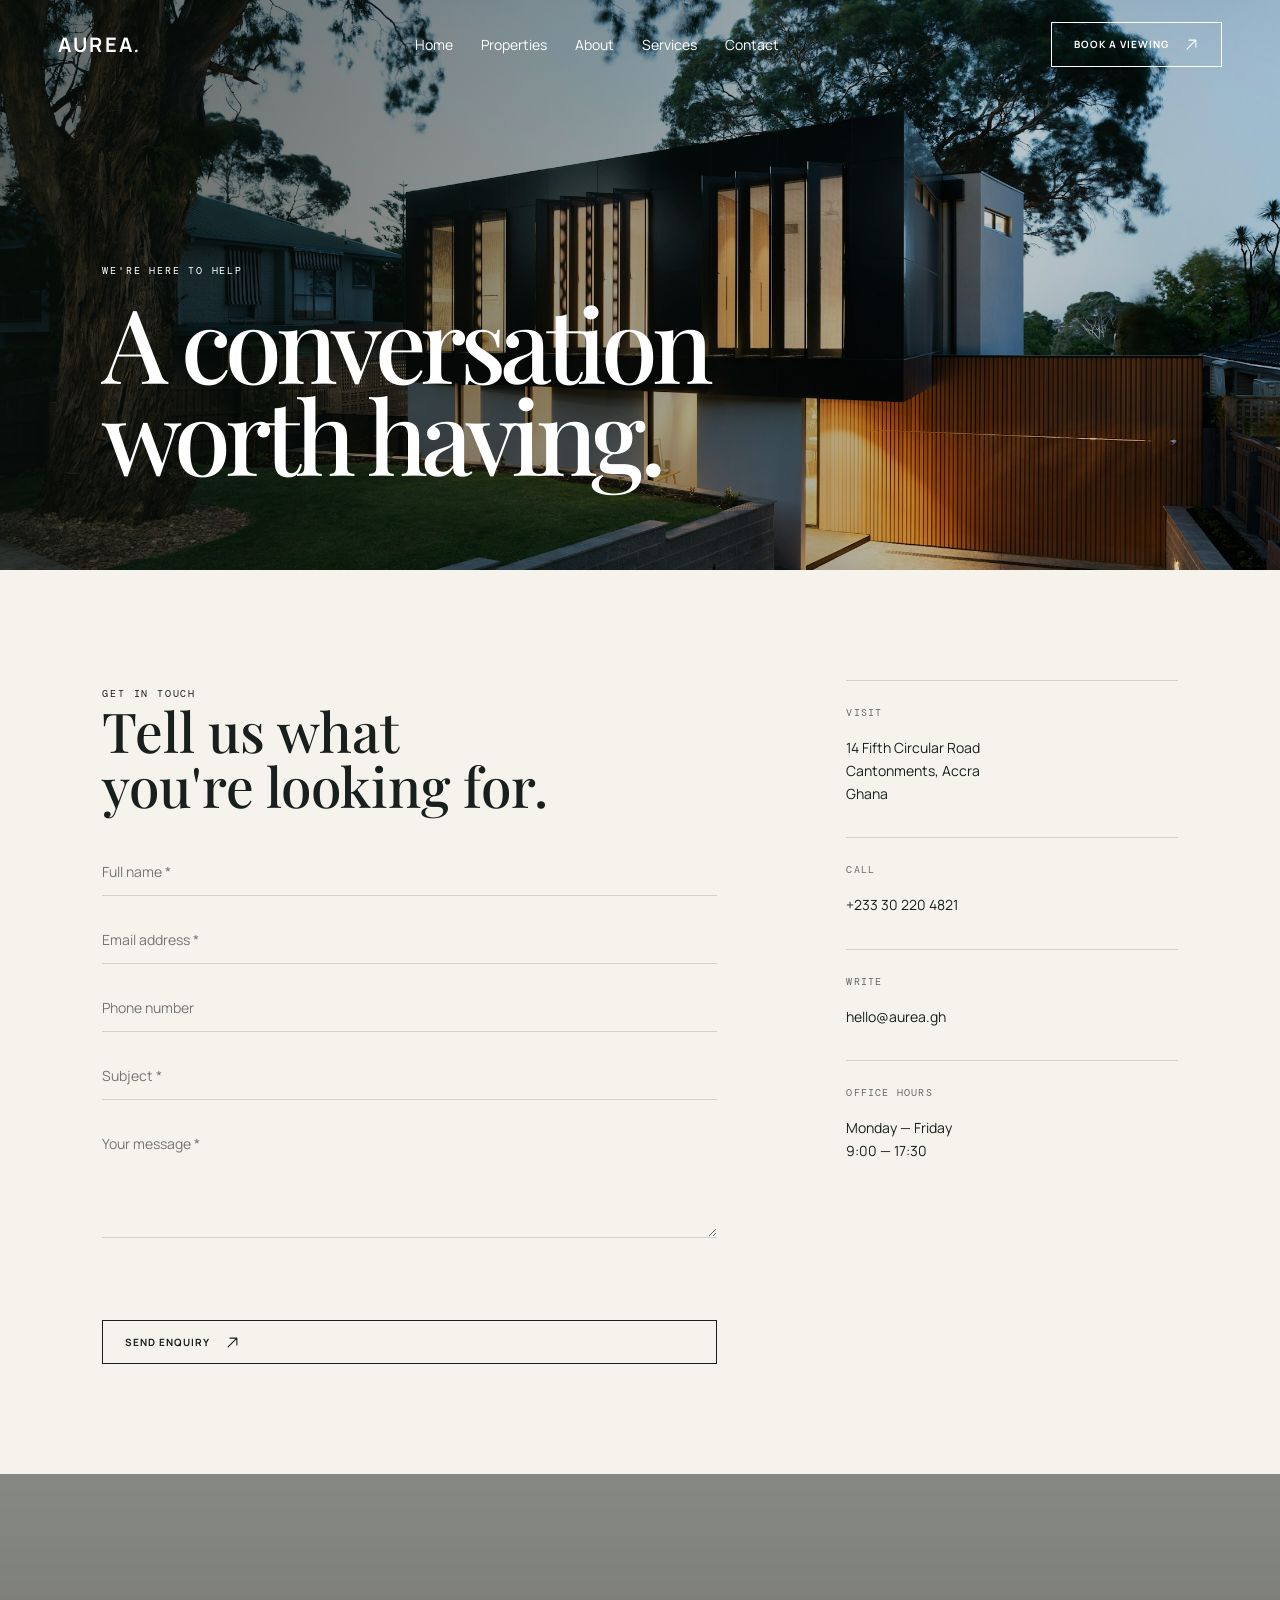
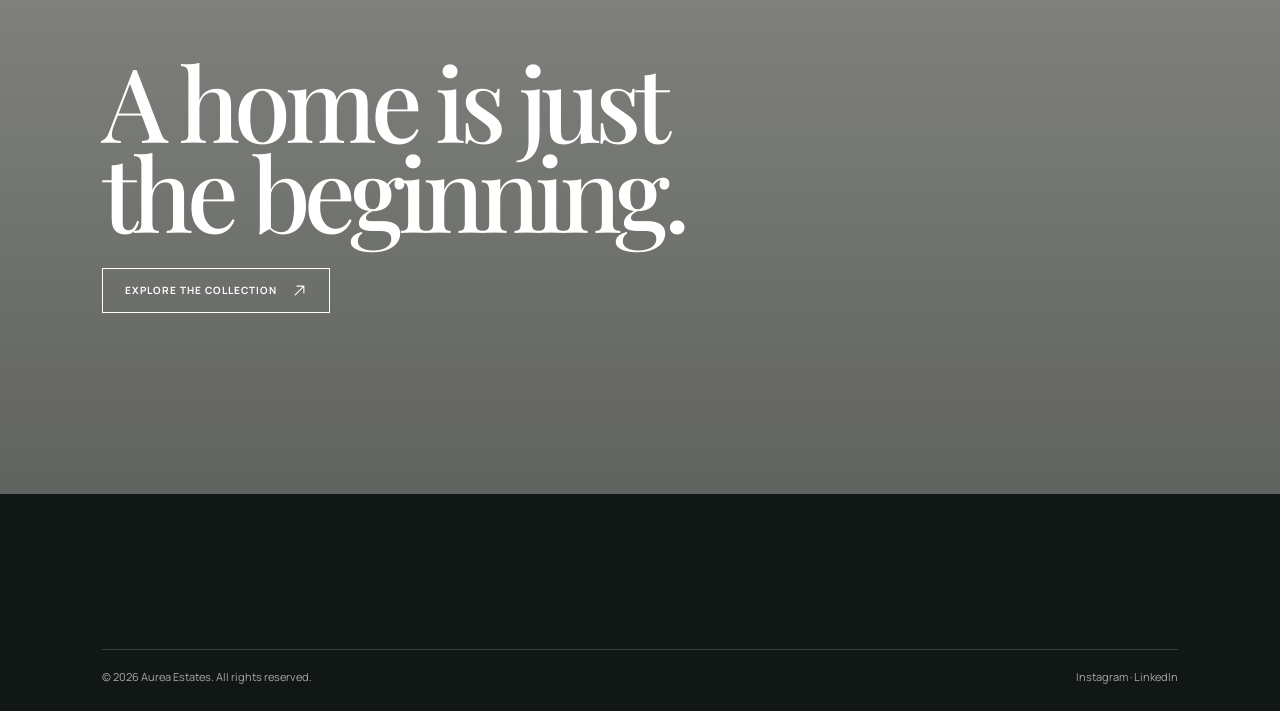
<file: contact.html>
<!doctype html><html lang="en"><head><meta charset="utf-8"><meta name="viewport" content="width=device-width,initial-scale=1"><title>Contact — Aurea</title><link rel="stylesheet" href="css/style.css"></head><body><div class="loader"><div>05</div><small>START A CONVERSATION</small></div><header class="site-header"><nav class="nav"><a class="brand" href="index.html">AUREA<i>.</i></a><div class="nav-links"><a href="index.html">Home</a><a href="properties.html">Properties</a><a href="about.html">About</a><a href="services.html">Services</a><a href="contact.html">Contact</a></div><a class="btn" href="#contact-form">Book a viewing <svg class="icon" viewBox="0 0 24 24" aria-hidden="true"><path d="M5 19 19 5M8 5h11v11"/></svg></a><button class="menu-toggle" aria-label="Open navigation">☰</button></nav></header><main><section class="page-hero" style="background-image:linear-gradient(90deg,rgba(10,16,13,.65),rgba(10,16,13,.1)),url('assets/images/page-contact.jpg');background-size:cover;background-position:center"><div><span class="eyebrow">We're here to help</span><h1>A conversation<br>worth having.</h1></div></section><section class="contact-layout"><div><span class="eyebrow">Get in touch</span><h2>Tell us what<br>you're looking for.</h2><form id="contact-form" class="form" data-validate><input class="field" required aria-label="Full name" placeholder="Full name *"><input class="field" required type="email" aria-label="Email" placeholder="Email address *"><input class="field" aria-label="Phone" placeholder="Phone number"><input class="field" required aria-label="Subject" placeholder="Subject *"><textarea class="field" required rows="4" aria-label="Message" placeholder="Your message *"></textarea><p class="form-message" aria-live="polite"></p><button class="btn" type="submit">Send enquiry <svg class="icon" viewBox="0 0 24 24" aria-hidden="true"><path d="M5 19 19 5M8 5h11v11"/></svg></button></form></div><aside><div class="contact-detail"><small>VISIT</small><p>14 Fifth Circular Road<br>Cantonments, Accra<br>Ghana</p></div><div class="contact-detail"><small>CALL</small><p>+233 30 220 4821</p></div><div class="contact-detail"><small>WRITE</small><p>hello@aurea.gh</p></div><div class="contact-detail"><small>OFFICE HOURS</small><p>Monday — Friday<br>9:00 — 17:30</p></div></aside></section><section class="cta"><div class="cta-image"></div><div><h2>A home is just<br>the beginning.</h2><a class="btn light" href="properties.html">Explore the collection <svg class="icon" viewBox="0 0 24 24" aria-hidden="true"><path d="M5 19 19 5M8 5h11v11"/></svg></a></div></section></main><footer class="site-footer"><div class="footer-bottom"><span>© 2026 Aurea Estates. All rights reserved.</span><span>Instagram · LinkedIn</span></div></footer><script src="js/main.js"></script></body></html>
</file>
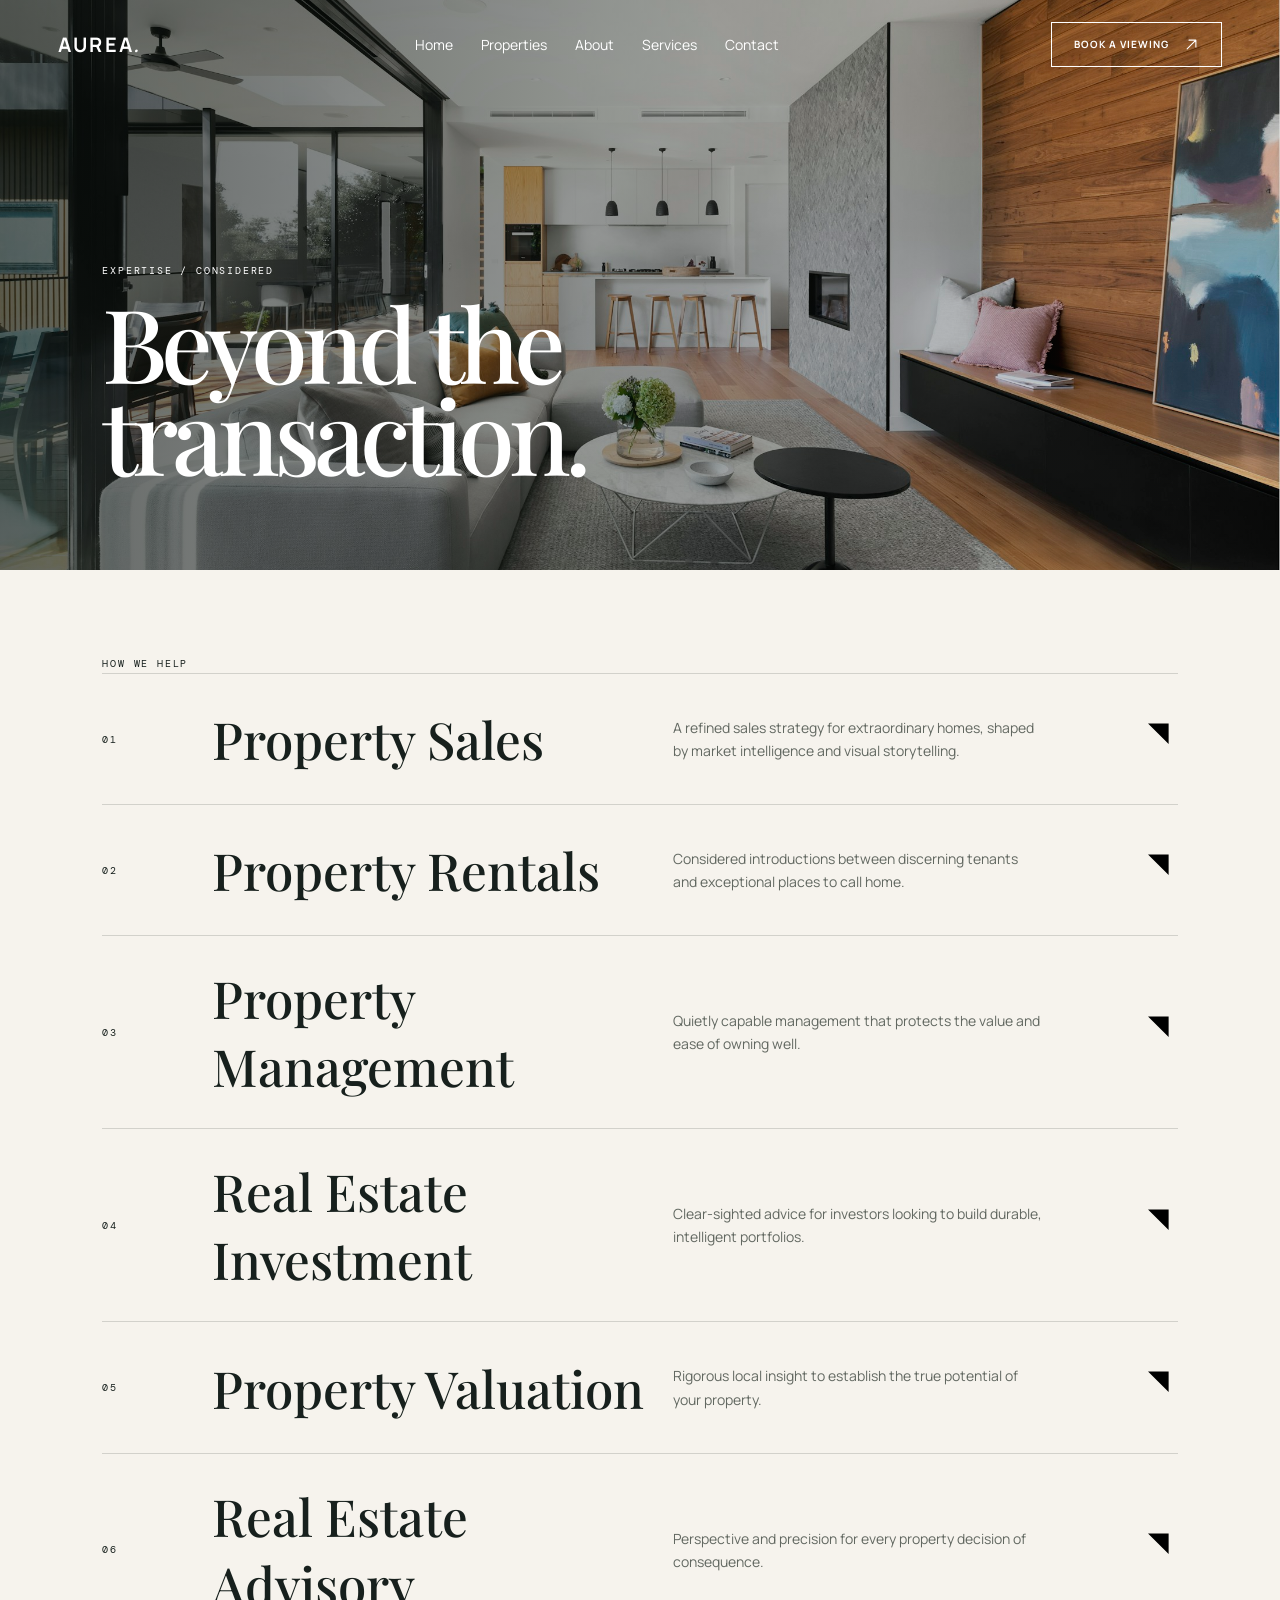
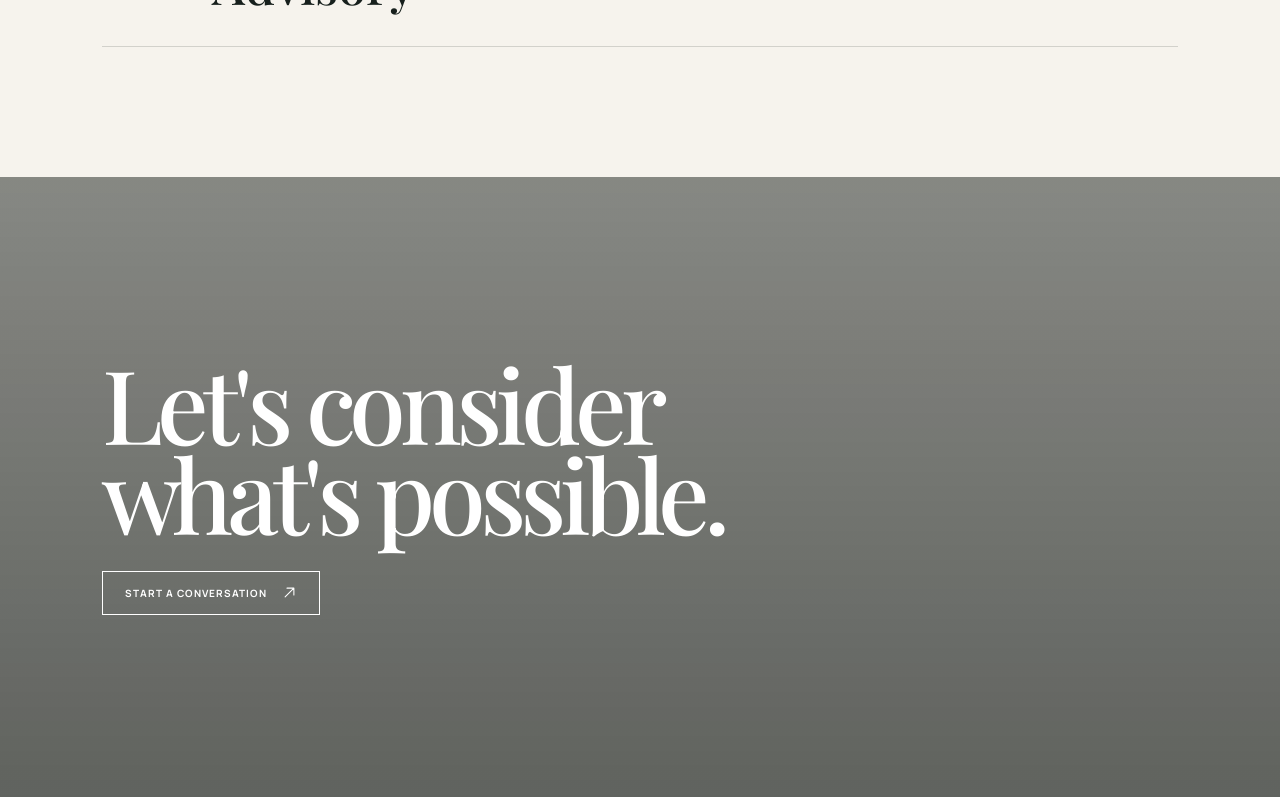
<file: services.html>
<!doctype html><html lang="en"><head><meta charset="utf-8"><meta name="viewport" content="width=device-width,initial-scale=1"><title>Services — Aurea</title><link rel="stylesheet" href="css/style.css"></head><body><div class="loader"><div>04</div><small>OUR EXPერტISE</small></div><header class="site-header"><nav class="nav"><a class="brand" href="index.html">AUREA<i>.</i></a><div class="nav-links"><a href="index.html">Home</a><a href="properties.html">Properties</a><a href="about.html">About</a><a href="services.html">Services</a><a href="contact.html">Contact</a></div><a class="btn" href="contact.html">Book a viewing <svg class="icon" viewBox="0 0 24 24" aria-hidden="true"><path d="M5 19 19 5M8 5h11v11"/></svg></a><button class="menu-toggle" aria-label="Open navigation">☰</button></nav></header><main><section class="page-hero" style="background-image:linear-gradient(90deg,rgba(10,16,13,.65),rgba(10,16,13,.1)),url('assets/images/page-services.jpg');background-size:cover;background-position:center"><div><span class="eyebrow">Expertise / considered</span><h1>Beyond the<br>transaction.</h1></div></section><section class="services"><span class="eyebrow">How we help</span><div class="service-row reveal"><span class="eyebrow">01</span><h2>Property Sales</h2><p>A refined sales strategy for extraordinary homes, shaped by market intelligence and visual storytelling.</p><span><svg class="icon" viewBox="0 0 24 24" aria-hidden="true"><path d="M5 19 19 5M8 5h11v11"/></svg></span></div><div class="service-row reveal"><span class="eyebrow">02</span><h2>Property Rentals</h2><p>Considered introductions between discerning tenants and exceptional places to call home.</p><span><svg class="icon" viewBox="0 0 24 24" aria-hidden="true"><path d="M5 19 19 5M8 5h11v11"/></svg></span></div><div class="service-row reveal"><span class="eyebrow">03</span><h2>Property Management</h2><p>Quietly capable management that protects the value and ease of owning well.</p><span><svg class="icon" viewBox="0 0 24 24" aria-hidden="true"><path d="M5 19 19 5M8 5h11v11"/></svg></span></div><div class="service-row reveal"><span class="eyebrow">04</span><h2>Real Estate Investment</h2><p>Clear-sighted advice for investors looking to build durable, intelligent portfolios.</p><span><svg class="icon" viewBox="0 0 24 24" aria-hidden="true"><path d="M5 19 19 5M8 5h11v11"/></svg></span></div><div class="service-row reveal"><span class="eyebrow">05</span><h2>Property Valuation</h2><p>Rigorous local insight to establish the true potential of your property.</p><span><svg class="icon" viewBox="0 0 24 24" aria-hidden="true"><path d="M5 19 19 5M8 5h11v11"/></svg></span></div><div class="service-row reveal"><span class="eyebrow">06</span><h2>Real Estate Advisory</h2><p>Perspective and precision for every property decision of consequence.</p><span><svg class="icon" viewBox="0 0 24 24" aria-hidden="true"><path d="M5 19 19 5M8 5h11v11"/></svg></span></div></section><section class="cta"><div class="cta-image"></div><div><h2>Let's consider<br>what's possible.</h2><a class="btn light" href="contact.html">Start a conversation <svg class="icon" viewBox="0 0 24 24" aria-hidden="true"><path d="M5 19 19 5M8 5h11v11"/></svg></a></div></section></main><script src="js/main.js"></script></body></html>
</file>
<file: css/style.css>
@import url('https://fonts.googleapis.com/css2?family=DM+Mono&family=Manrope:wght@400;500;600;700&family=Playfair+Display:ital,wght@0,500;0,600;1,500;1,600&display=swap');
:root{--ink:#17201d;--paper:#f6f3ed;--sand:#ded5c5;--clay:#a77c50;--line:rgba(23,32,29,.16);--serif:'Playfair Display',Georgia,serif;--sans:Manrope,Arial,sans-serif;--mono:'DM Mono',monospace}*{box-sizing:border-box}html{scroll-behavior:smooth}body{margin:0;background:var(--paper);color:var(--ink);font-family:var(--sans);font-size:14px;line-height:1.65}body.menu-open{overflow:hidden}a{color:inherit;text-decoration:none}img{max-width:100%;display:block}button,input,select,textarea{font:inherit}button{cursor:pointer}::selection{background:var(--clay);color:white}.site-header{position:fixed;z-index:20;top:0;left:0;width:100%;padding:22px 4.5%;color:#fff;transition:.45s}.site-header.menu-active{background:transparent!important;color:var(--paper)!important;box-shadow:none!important}.site-header.scrolled{background:rgba(246,243,237,.88);backdrop-filter:blur(14px);color:var(--ink);padding:14px 4.5%;box-shadow:0 1px 0 var(--line)}.nav{display:flex;align-items:center;justify-content:space-between;gap:25px}.brand{font-size:20px;letter-spacing:.12em;font-weight:700}.brand i{font-family:var(--serif);font-weight:500}.nav-links{display:flex;gap:28px;align-items:center}.nav-links a,.footer-links a{position:relative}.nav-links a:after,.footer-links a:after{content:'';position:absolute;left:0;bottom:-5px;width:0;height:1px;background:currentColor;transition:.3s}.nav-links a:hover:after,.footer-links a:hover:after{width:100%}.btn{border:1px solid currentColor;background:transparent;color:inherit;padding:13px 22px;display:inline-flex;align-items:center;gap:15px;text-transform:uppercase;letter-spacing:.1em;font-size:10px;font-weight:700;position:relative;overflow:hidden;z-index:0;transition:.3s}.btn .icon{width:15px;height:15px;flex:0 0 15px;fill:none;stroke:currentColor;stroke-width:1.7;stroke-linecap:round;stroke-linejoin:round;transition:transform .3s}.btn:hover .icon{transform:translate(2px,-2px)}.btn span{width:14px;height:14px;display:inline-block;font-size:0;background:url('../assets/icons/arrow-up-right.svg') center/contain no-repeat;transition:transform .3s}.site-header:not(.scrolled) .btn span{filter:invert(1)}.btn:hover span{transform:translate(2px,-2px)}.btn:before{content:'';position:absolute;inset:0;background:var(--ink);transform:translateX(-102%);transition:transform .38s;z-index:-1}.btn:hover{color:var(--paper)}.btn:hover:before{transform:translateX(0)}.btn.light:before{background:var(--paper)}.btn.light:hover{color:var(--ink)}.menu-toggle{display:none;background:none;border:0;color:inherit;font-size:22px}.hero{height:100svh;min-height:680px;position:relative;color:#fff;overflow:hidden;background:#25322d}.hero-image,.cta-image{position:absolute;inset:-8%;background-size:cover;background-position:center;will-change:transform}.hero-image{background-image:linear-gradient(90deg,rgba(10,16,13,.65),rgba(10,16,13,.14)),url('https://images.unsplash.com/photo-1600585154340-be6161a56a0c?auto=format&fit=crop&w=2200&q=85')}.hero:after{content:'AUREA / 01';position:absolute;right:4%;bottom:13%;font:10px var(--mono);letter-spacing:.16em}.hero-content{position:relative;z-index:1;padding:0 9%;height:100%;display:flex;justify-content:center;flex-direction:column}.eyebrow{font:10px var(--mono);letter-spacing:.18em;text-transform:uppercase}.hero h1,.page-hero h1{font:500 clamp(55px,8vw,130px)/.9 var(--serif);letter-spacing:-.06em;max-width:950px;margin:24px 0}.hero h1 span{display:block;overflow:hidden}.hero h1 em{font-weight:500}.hero p{max-width:420px;font-size:16px}.hero-actions{display:flex;gap:12px;margin-top:24px}.scroll-mark{position:absolute;bottom:35px;left:4.5%;z-index:2;font:10px var(--mono);letter-spacing:.15em;writing-mode:vertical-rl}.scroll-mark:after{content:'';display:block;width:1px;height:45px;background:#fff;margin:12px auto 0;animation:line 1.8s infinite}@keyframes line{50%{transform:scaleY(.35);transform-origin:top}}.intro{padding:150px 8%;position:relative;overflow:hidden}.display{font:500 clamp(39px,5.7vw,86px)/1.04 var(--serif);letter-spacing:-.05em;max-width:1000px;margin:18px 0}.display em{color:var(--clay)}.intro-copy{margin-left:50%;max-width:410px}.ghost-word{position:absolute;right:-3%;bottom:-35px;font:500 clamp(100px,18vw,300px)/1 var(--serif);color:rgba(23,32,29,.045);white-space:nowrap;pointer-events:none}.featured{padding:30px 8% 120px}.section-top{display:flex;justify-content:space-between;align-items:end;border-bottom:1px solid var(--line);padding-bottom:18px;margin-bottom:55px}.section-title{font:500 35px var(--serif);margin:0}.property-feature{display:grid;grid-template-columns:1.4fr .75fr;gap:8%;align-items:center;margin:0 0 130px}.property-feature.reverse{grid-template-columns:.75fr 1.4fr}.property-feature.reverse .property-photo{order:2}.property-photo{position:relative;overflow:hidden;background:#ddd;cursor:none}.property-photo img{width:100%;height:620px;object-fit:cover;transition:transform .8s cubic-bezier(.2,.7,.2,1)}.property-photo:hover img{transform:scale(1.06)}.property-photo:after{content:'View property ↗';position:absolute;inset:auto 20px 20px auto;color:white;background:rgba(23,32,29,.75);backdrop-filter:blur(5px);padding:11px 15px;font:10px var(--mono);opacity:0;transform:translateY(8px);transition:.3s}.property-photo:hover:after{opacity:1;transform:none}.property-meta .num{font:10px var(--mono);color:var(--clay)}.property-meta h3{font:500 clamp(29px,3.5vw,55px)/1 var(--serif);margin:16px 0}.property-meta p{color:#5f645e}.price{font-size:18px;font-weight:600;margin:22px 0}.facts{font:10px var(--mono);letter-spacing:.04em;border-top:1px solid var(--line);border-bottom:1px solid var(--line);padding:13px 0;display:flex;gap:18px;flex-wrap:wrap}.search-wrap{padding:85px 8%;background:var(--ink);color:var(--paper)}.search-wrap h2{font:500 clamp(35px,4vw,58px)/1 var(--serif);margin:0 0 35px}.search-form{display:grid;grid-template-columns:repeat(5,1fr) auto;gap:1px;background:rgba(255,255,255,.25)}.search-form label{background:var(--ink);padding:12px 18px;display:flex;flex-direction:column;font:9px var(--mono);letter-spacing:.12em;text-transform:uppercase}.search-form select{padding:7px 0 0;background:transparent;color:#fff;border:0;outline:0}.search-form option{color:var(--ink)}.search-form .btn{background:var(--sand);color:var(--ink);border:0;padding:0 28px}.search-form .btn .icon{width:15px;height:15px;flex:0 0 15px;fill:none;stroke:currentColor;stroke-width:1.7;stroke-linecap:round;stroke-linejoin:round;transition:transform .3s}.btn:hover .icon{transform:translate(2px,-2px)}.btn span{width:14px;height:14px;display:inline-block;font-size:0;background:url('../assets/icons/arrow-up-right.svg') center/contain no-repeat;transition:transform .3s}.site-header:not(.scrolled) .btn span{filter:invert(1)}.btn:hover span{transform:translate(2px,-2px)}.btn:before{background:var(--clay)}.horizontal{padding:120px 0;overflow:hidden}.horizontal-head{padding:0 8%;margin-bottom:35px}.horizontal-track{display:flex;gap:25px;padding:0 0 0 8%;overflow:auto;scroll-snap-type:x mandatory;scrollbar-width:none}.horizontal-track::-webkit-scrollbar{display:none}.mini-property{min-width:min(68vw,480px);scroll-snap-align:start}.mini-property figure{height:430px;margin:0;overflow:hidden}.mini-property img{height:100%;width:100%;object-fit:cover;transition:.5s}.mini-property:hover img{transform:scale(1.04)}.mini-property h3{font:500 27px var(--serif);margin:17px 0 0}.cta{height:620px;position:relative;color:#fff;display:flex;align-items:center;padding:8%;overflow:hidden}.cta-image{background-image:linear-gradient(rgba(10,16,13,.46),rgba(10,16,13,.65)),url('https://images.unsplash.com/photo-1600607687939-ce8a6c25118c?auto=format&fit=crop&w=2200&q=85')}.cta h2{position:relative;font:500 clamp(54px,8vw,125px)/.88 var(--serif);letter-spacing:-.06em;margin:0 0 32px}.cta .btn{position:relative}.site-footer{background:#101715;color:var(--paper);padding:80px 8% 25px}.footer-main{display:grid;grid-template-columns:2fr 1fr 1fr 1.2fr;gap:35px}.footer-tagline{font:500 clamp(45px,6vw,90px)/.9 var(--serif);letter-spacing:-.06em;margin:25px 0}.footer-links{display:flex;flex-direction:column;gap:8px}.footer-title{font:10px var(--mono);letter-spacing:.15em;color:#a6aaa2;margin-bottom:14px}.newsletter{display:flex;border-bottom:1px solid #777;padding-bottom:8px}.newsletter input{background:none;border:0;outline:0;color:#fff;width:100%}.newsletter button{background:none;color:#fff;border:0}.footer-bottom{border-top:1px solid #39413d;margin-top:75px;padding-top:18px;display:flex;justify-content:space-between;font-size:11px;color:#a6aaa2}.page-hero{min-height:570px;padding:180px 8% 90px;color:#fff;position:relative;display:flex;align-items:end;overflow:hidden}.page-hero .hero-image{display:none}.page-hero h1{margin:16px 0 0}.catalogue{padding:85px 8% 130px}.filter-bar{display:flex;gap:12px;justify-content:space-between;align-items:center;margin-bottom:35px;border-bottom:1px solid var(--line);padding-bottom:18px}.filter-options{display:flex;gap:9px;flex-wrap:wrap}.filter-options select{border:1px solid var(--line);background:transparent;padding:10px}.property-grid{display:grid;grid-template-columns:repeat(12,1fr);gap:35px 22px}.property-card{grid-column:span 4;transition:.4s}.property-card:nth-child(3n+2){margin-top:75px}.property-card figure{height:390px;margin:0;overflow:hidden}.property-card img{height:100%;width:100%;object-fit:cover;transition:.6s}.property-card:hover img{transform:scale(1.06)}.property-card h3{font:500 27px/1.1 var(--serif);margin:15px 0 4px}.property-card p{margin:0;color:#626861;font-size:12px}.property-card .price{margin:8px 0;font-size:15px}.detail-hero{height:85vh;min-height:620px;position:relative;color:#fff;display:flex;align-items:end;padding:8%;overflow:hidden}.detail-hero .hero-image{background-image:linear-gradient(0deg,rgba(10,16,13,.65),transparent 65%),url('../assets/images/page-detail.jpg')}.detail-hero h1{position:relative;font:500 clamp(53px,7vw,110px)/.9 var(--serif);margin:10px 0}.detail-hero p,.detail-hero .price{position:relative}.quick-info{display:grid;grid-template-columns:repeat(5,1fr);margin:0 8%;transform:translateY(-45px);position:relative;background:var(--paper);border:1px solid var(--line)}.quick-info div{padding:25px;border-right:1px solid var(--line)}.quick-info strong{display:block;font:500 28px var(--serif)}.property-story{max-width:850px;margin:70px auto 120px;padding:0 25px}.property-story p{font:500 clamp(25px,3vw,42px)/1.25 var(--serif)}.gallery{padding:0 8% 120px;display:grid;grid-template-columns:1fr 1fr;gap:20px}.gallery a{height:450px;overflow:hidden}.gallery a:first-child{grid-column:span 2;height:650px}.gallery img{height:100%;width:100%;object-fit:cover;transition:.6s}.gallery a:hover img{transform:scale(1.05)}.specs{padding:100px 8%;background:var(--sand);display:grid;grid-template-columns:1fr 1.6fr;gap:10%}.specs h2{font:500 50px var(--serif);margin:0}.spec-list{display:grid;grid-template-columns:1fr 1fr;gap:0 30px}.spec-list div{border-top:1px solid var(--line);padding:16px 0;display:flex;justify-content:space-between}.map{height:450px;margin:110px 8%;background:#c9c1b5 url('https://images.unsplash.com/photo-1523531294919-4bcd7c65e216?auto=format&fit=crop&w=1600&q=75') center/cover;display:grid;place-items:center}.map span{background:var(--ink);color:#fff;padding:14px 20px;font:10px var(--mono);letter-spacing:.12em}.form-section{padding:110px 8%;display:grid;grid-template-columns:1fr 1fr;gap:10%}.form-section h2{font:500 clamp(42px,5vw,75px)/.95 var(--serif);margin:0}.form{display:grid;gap:20px}.field{border:0;border-bottom:1px solid var(--line);padding:12px 0;background:transparent;outline:0;width:100%;resize:vertical}.field:focus{border-color:var(--clay)}.form-message{font-size:12px;color:var(--clay);min-height:18px}.about-grid{padding:120px 8%;display:grid;grid-template-columns:1fr 1fr;gap:8%}.about-grid figure{margin:0;height:690px;overflow:hidden}.about-grid img{height:100%;width:100%;object-fit:cover}.about-grid h2{font:500 48px/1 var(--serif)}.stats{padding:90px 8%;background:var(--ink);color:#fff;display:grid;grid-template-columns:repeat(4,1fr);gap:20px}.stat strong{font:500 clamp(50px,6vw,90px)/1 var(--serif);display:block}.stat span{font:10px var(--mono);letter-spacing:.1em;text-transform:uppercase}.services{padding:80px 8% 130px}.service-row{border-top:1px solid var(--line);padding:28px 0;display:grid;grid-template-columns:90px 1fr 1fr 45px;align-items:center;gap:20px;transition:.35s}.service-row h2{font:500 clamp(30px,4vw,55px) var(--serif);margin:0;transition:.35s}.service-row p{color:#626861;max-width:370px}.service-row:hover{padding-left:18px;background:var(--sand)}.service-row:hover h2{transform:translateX(12px)}.service-row:last-child{border-bottom:1px solid var(--line)}.contact-layout{padding:110px 8%;display:grid;grid-template-columns:1.3fr .7fr;gap:12%}.contact-layout h2{font:500 55px/1 var(--serif);margin:0 0 35px}.contact-detail{border-top:1px solid var(--line);padding:18px 0}.contact-detail small{font:10px var(--mono);letter-spacing:.12em;color:#656962}.reveal{opacity:0;transform:translateY(30px);transition:opacity .7s,transform .7s}.reveal.visible{opacity:1;transform:none}.loader{position:fixed;inset:0;background:var(--ink);color:var(--paper);z-index:100;display:grid;place-content:center;transition:opacity .6s,visibility .6s}.loader.done{opacity:0;visibility:hidden}.loader div{font:500 55px var(--serif)}.loader small{font:10px var(--mono);letter-spacing:.2em}.cursor{display:none;position:fixed;z-index:90;pointer-events:none;transform:translate(-50%,-50%);width:64px;height:64px;border-radius:50%;background:var(--paper);color:var(--ink);font:9px var(--mono);place-items:center;mix-blend-mode:screen}.lightbox{position:fixed;inset:0;z-index:70;background:rgba(10,16,13,.94);display:none;place-items:center;padding:8%}.lightbox.open{display:grid}.lightbox img{max-height:80vh;max-width:90vw}.lightbox button{position:absolute;background:none;border:0;color:#fff;font-size:34px}.lightbox .close{top:25px;right:35px}.lightbox .prev{left:25px}.lightbox .next{right:25px}@media(pointer:fine){.cursor{display:grid}body{cursor:none}a,button,input,select,textarea{cursor:none}}@media(max-width:800px){.site-header{padding:17px 6%}.nav-links,.nav>.btn{display:none}.menu-toggle{display:block}.nav-links.open{display:flex;position:fixed;inset:0;background:var(--ink);color:var(--paper);z-index:-1;flex-direction:column;justify-content:center;align-items:flex-start;padding:20%;font:500 40px var(--serif)}.hero h1{font-size:58px}.intro,.featured,.catalogue,.services{padding-left:6%;padding-right:6%}.intro-copy{margin-left:0}.property-feature,.property-feature.reverse{grid-template-columns:1fr;gap:25px;margin-bottom:75px}.property-feature.reverse .property-photo{order:0}.property-photo img{height:460px}.search-wrap{padding:60px 6%}.search-form{grid-template-columns:1fr 1fr}.search-form .btn{padding:18px}.footer-main,.about-grid,.form-section,.contact-layout{grid-template-columns:1fr;gap:45px}.footer-bottom{flex-direction:column;gap:8px}.page-hero{padding:140px 6% 60px;min-height:450px}.filter-bar{align-items:flex-start;flex-direction:column}.property-grid{grid-template-columns:1fr 1fr;gap:28px 14px}.property-card{grid-column:span 1}.property-card:nth-child(3n+2){margin-top:35px}.property-card figure{height:260px}.property-card h3{font-size:22px}.quick-info{margin:0 4%;grid-template-columns:1fr 1fr 1fr;transform:translateY(-25px)}.quick-info div{padding:16px}.gallery{padding:0 4% 70px;gap:8px}.gallery a,.gallery a:first-child{height:250px}.gallery a:first-child{grid-column:span 2}.specs{padding:70px 6%;grid-template-columns:1fr}.stats{grid-template-columns:1fr 1fr;padding:60px 7%}.service-row{grid-template-columns:40px 1fr 30px}.service-row p{display:none}.contact-layout{padding:80px 6%}.cta{height:500px;padding:7%}.cta h2{font-size:64px}.hero:after{display:none}}@media(max-width:430px){.property-grid{grid-template-columns:1fr}.property-card:nth-child(3n+2){margin-top:0}.quick-info{grid-template-columns:1fr 1fr}.search-form{grid-template-columns:1fr}.spec-list{grid-template-columns:1fr}.hero-actions{flex-direction:column;align-items:flex-start}}
@media(max-width:800px){.scroll-mark{display:none}}
</file>
